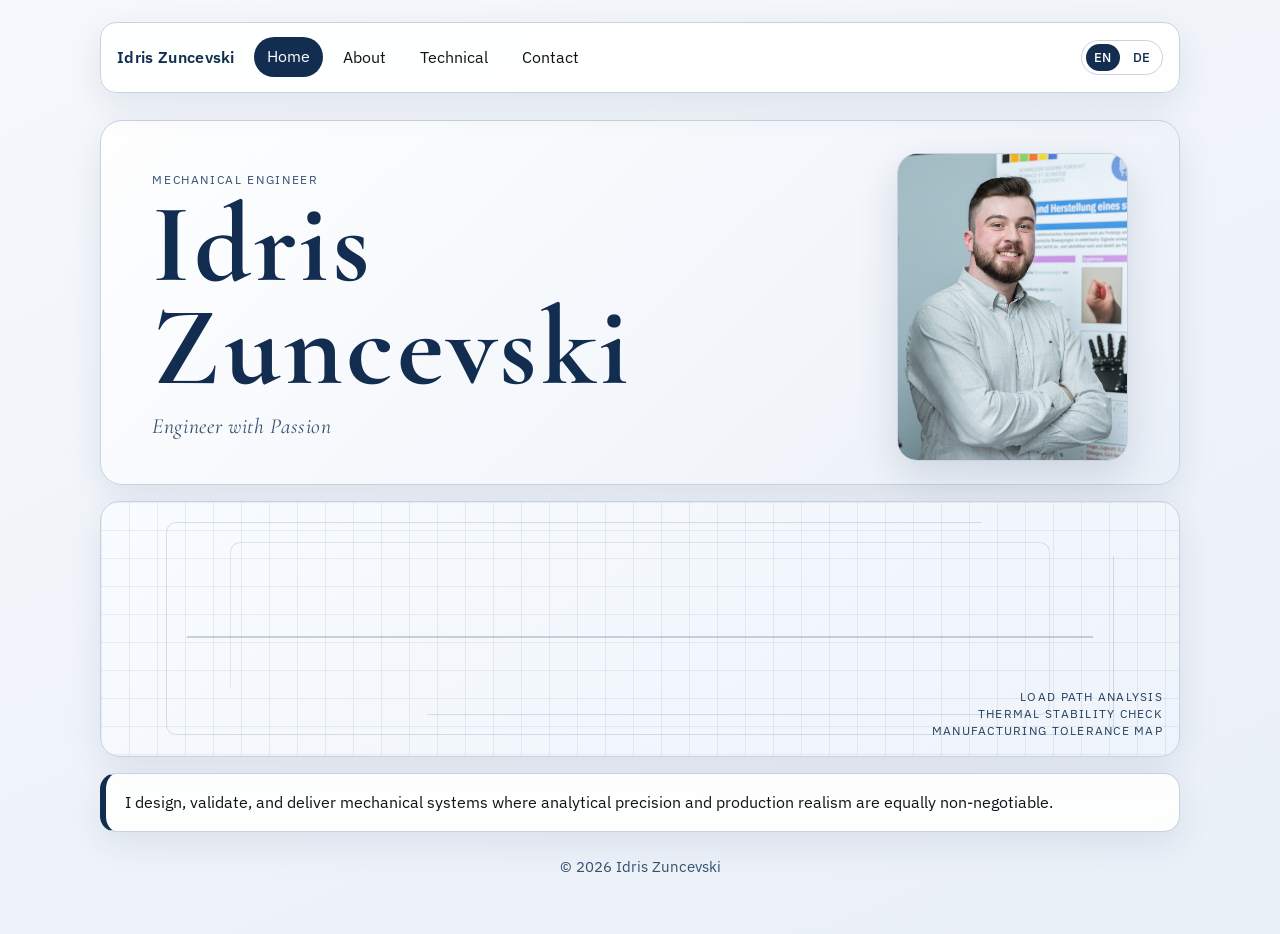
<file: index.html>
<!DOCTYPE html>
<html lang="en">
<head>
  <meta charset="UTF-8" />
  <meta name="viewport" content="width=device-width, initial-scale=1.0" />
  <title>Idris Zuncevski | Mechanical Engineer</title>
  <meta
    name="description"
    content="Landing page of Idris Zuncevski, a mechanical engineer focused on precise technical systems."
  />
  <link rel="preconnect" href="https://fonts.googleapis.com" />
  <link rel="preconnect" href="https://fonts.gstatic.com" crossorigin />
  <link
    href="https://fonts.googleapis.com/css2?family=Cormorant+Garamond:wght@500;600;700&family=IBM+Plex+Sans:wght@300;400;500;600&display=swap"
    rel="stylesheet"
  />
  <link rel="stylesheet" href="styles.css" />
</head>
<body class="page-home" data-lang="en">
  <div class="page-shell">
    <header class="site-header">
      <a class="brand" href="index.html">Idris Zuncevski</a>
      <button class="menu-toggle" aria-expanded="false" aria-controls="site-nav">Menu</button>
      <nav id="site-nav" class="site-nav" aria-label="Main navigation">
        <a href="index.html" data-nav="home">Home</a>
        <a href="about.html" data-nav="about">About</a>
        <a href="technical.html" data-nav="technical">Technical</a>
        <a href="contact.html" data-nav="contact">Contact</a>
      </nav>
      <div class="lang-switch" aria-label="Language switch">
        <a href="index.html" aria-current="true">EN</a>
        <a href="de-index.html">DE</a>
      </div>
    </header>

    <main>
      <section class="hero-splash js-reveal" data-delay="0.05">
        <div class="hero-splash-inner">
          <div class="hero-splash-text">
            <p class="eyebrow">Mechanical Engineer</p>
            <h1>Idris<br>Zuncevski</h1>
            <p class="hero-subtitle">Engineer with Passion</p>
          </div>
          <div class="hero-splash-photo">
            <img
              src="assets/photo.jpg"
              alt="Idris Zuncevski"
              class="portrait-img"
            />
          </div>
        </div>
      </section>

      <section class="tech-animation js-reveal" data-delay="0.15" aria-hidden="true">
        <div class="scan-grid"></div>
        <div class="circuit-layer circuit-a"></div>
        <div class="circuit-layer circuit-b"></div>
        <div class="signal-track">
          <span class="signal-dot"></span>
          <span class="signal-dot signal-dot-alt"></span>
        </div>
        <div class="readout">
          <p>LOAD PATH ANALYSIS</p>
          <p>THERMAL STABILITY CHECK</p>
          <p>MANUFACTURING TOLERANCE MAP</p>
        </div>
      </section>

      <section class="intro-strip js-reveal" data-delay="0.22">
        <p>
          I design, validate, and deliver mechanical systems where analytical precision and production realism
          are equally non-negotiable.
        </p>
      </section>
    </main>

    <footer class="site-footer">
      <p>&copy; <span id="year"></span> Idris Zuncevski</p>
    </footer>
  </div>

  <script src="script.js"></script>
</body>
</html>
</file>
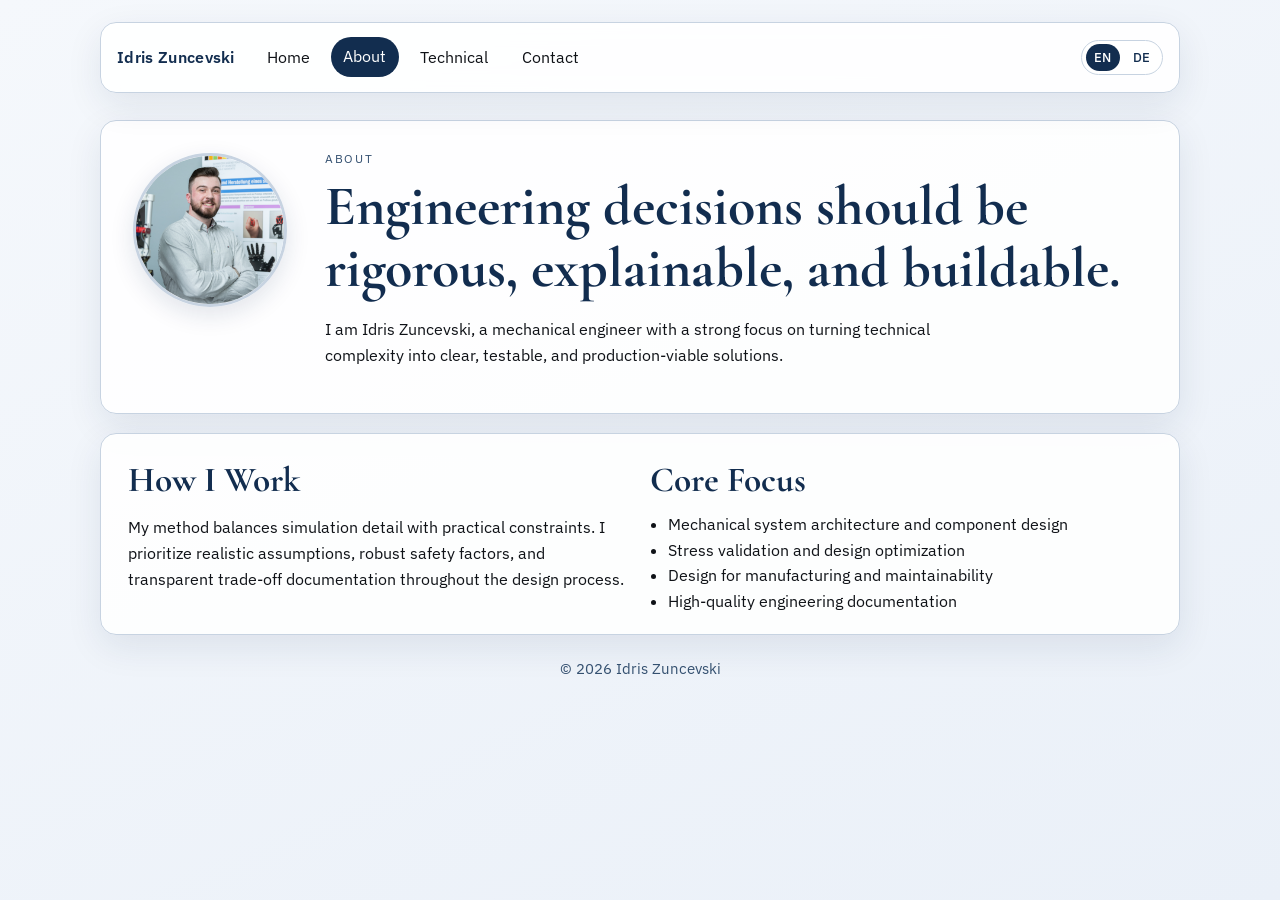
<file: about.html>
<!DOCTYPE html>
<html lang="en">
<head>
  <meta charset="UTF-8" />
  <meta name="viewport" content="width=device-width, initial-scale=1.0" />
  <title>About | Idris Zuncevski</title>
  <meta
    name="description"
    content="About Idris Zuncevski, mechanical engineer focused on CAD, analysis, and practical engineering execution."
  />
  <link rel="preconnect" href="https://fonts.googleapis.com" />
  <link rel="preconnect" href="https://fonts.gstatic.com" crossorigin />
  <link
    href="https://fonts.googleapis.com/css2?family=Cormorant+Garamond:wght@500;600;700&family=IBM+Plex+Sans:wght@300;400;500;600&display=swap"
    rel="stylesheet"
  />
  <link rel="stylesheet" href="styles.css" />
</head>
<body data-lang="en">
  <div class="page-shell">
    <header class="site-header">
      <a class="brand" href="index.html">Idris Zuncevski</a>
      <button class="menu-toggle" aria-expanded="false" aria-controls="site-nav">Menu</button>
      <nav id="site-nav" class="site-nav" aria-label="Main navigation">
        <a href="index.html" data-nav="home">Home</a>
        <a href="about.html" data-nav="about">About</a>
        <a href="technical.html" data-nav="technical">Technical</a>
        <a href="contact.html" data-nav="contact">Contact</a>
      </nav>
      <div class="lang-switch" aria-label="Language switch">
        <a href="about.html" aria-current="true">EN</a>
        <a href="de-about.html">DE</a>
      </div>
    </header>

    <main>
      <section class="about-hero js-reveal" data-delay="0.06">
        <div class="about-photo-wrap">
          <img
            src="assets/photo.jpg"
            alt="Idris Zuncevski"
            class="about-portrait"
          />
        </div>
        <div class="about-intro-text">
          <p class="eyebrow">About</p>
          <h1>Engineering decisions should be rigorous, explainable, and buildable.</h1>
          <p class="lead">
            I am Idris Zuncevski, a mechanical engineer with a strong focus on turning technical complexity
            into clear, testable, and production-viable solutions.
          </p>
        </div>
      </section>

      <section class="split-card js-reveal" data-delay="0.14">
        <div>
          <h2>How I Work</h2>
          <p>
            My method balances simulation detail with practical constraints. I prioritize realistic assumptions,
            robust safety factors, and transparent trade-off documentation throughout the design process.
          </p>
        </div>
        <div>
          <h2>Core Focus</h2>
          <ul>
            <li>Mechanical system architecture and component design</li>
            <li>Stress validation and design optimization</li>
            <li>Design for manufacturing and maintainability</li>
            <li>High-quality engineering documentation</li>
          </ul>
        </div>
      </section>
    </main>

    <footer class="site-footer">
      <p>&copy; <span id="year"></span> Idris Zuncevski</p>
    </footer>
  </div>

  <script src="script.js"></script>
</body>
</html>
</file>
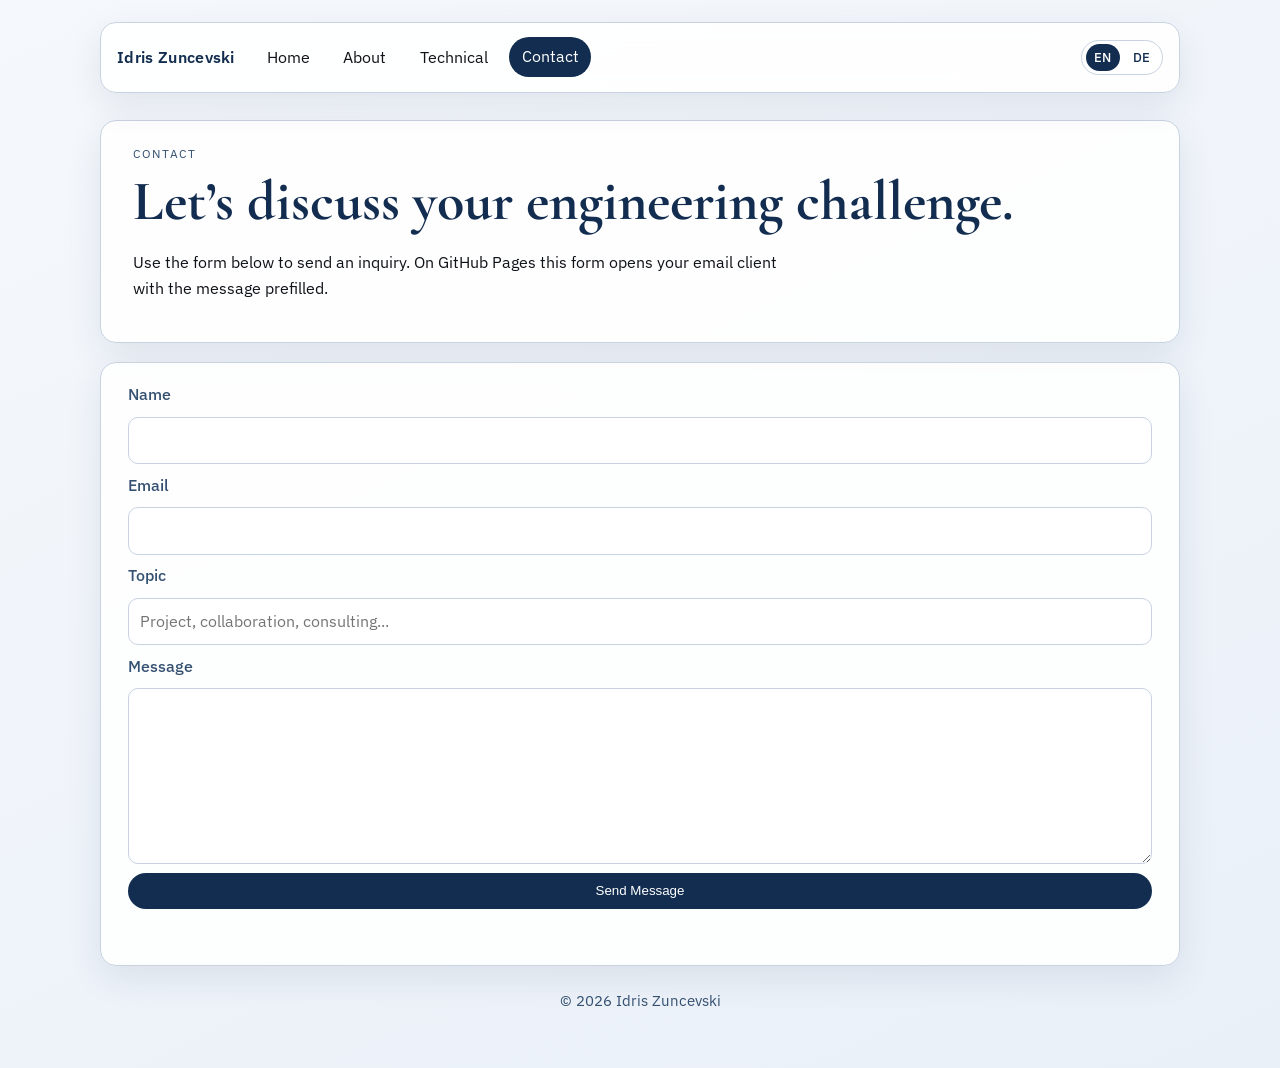
<file: contact.html>
<!DOCTYPE html>
<html lang="en">
<head>
  <meta charset="UTF-8" />
  <meta name="viewport" content="width=device-width, initial-scale=1.0" />
  <title>Contact | Idris Zuncevski</title>
  <meta
    name="description"
    content="Contact Idris Zuncevski for engineering collaboration, technical consulting, or project inquiries."
  />
  <link rel="preconnect" href="https://fonts.googleapis.com" />
  <link rel="preconnect" href="https://fonts.gstatic.com" crossorigin />
  <link
    href="https://fonts.googleapis.com/css2?family=Cormorant+Garamond:wght@500;600;700&family=IBM+Plex+Sans:wght@300;400;500;600&display=swap"
    rel="stylesheet"
  />
  <link rel="stylesheet" href="styles.css" />
</head>
<body data-lang="en">
  <div class="page-shell">
    <header class="site-header">
      <a class="brand" href="index.html">Idris Zuncevski</a>
      <button class="menu-toggle" aria-expanded="false" aria-controls="site-nav">Menu</button>
      <nav id="site-nav" class="site-nav" aria-label="Main navigation">
        <a href="index.html" data-nav="home">Home</a>
        <a href="about.html" data-nav="about">About</a>
        <a href="technical.html" data-nav="technical">Technical</a>
        <a href="contact.html" data-nav="contact">Contact</a>
      </nav>
      <div class="lang-switch" aria-label="Language switch">
        <a href="contact.html" aria-current="true">EN</a>
        <a href="de-contact.html">DE</a>
      </div>
    </header>

    <main>
      <section class="hero hero-compact js-reveal" data-delay="0.06">
        <p class="eyebrow">Contact</p>
        <h1>Let’s discuss your engineering challenge.</h1>
        <p class="lead">
          Use the form below to send an inquiry. On GitHub Pages this form opens your email client with
          the message prefilled.
        </p>
      </section>

      <section class="form-section js-reveal" data-delay="0.14">
        <form id="contact-form" class="contact-form" novalidate data-invalid-msg="Please complete all required fields." data-sent-msg="Opening your email app with the prepared message.">
          <label for="name">Name</label>
          <input id="name" name="name" type="text" required />

          <label for="email">Email</label>
          <input id="email" name="email" type="email" required />

          <label for="topic">Topic</label>
          <input id="topic" name="topic" type="text" placeholder="Project, collaboration, consulting..." required />

          <label for="message">Message</label>
          <textarea id="message" name="message" rows="6" required></textarea>

          <button class="button button-primary" type="submit">Send Message</button>
          <p id="form-status" class="form-status" aria-live="polite"></p>
        </form>
      </section>
    </main>

    <footer class="site-footer">
      <p>&copy; <span id="year"></span> Idris Zuncevski</p>
    </footer>
  </div>

  <script src="script.js"></script>
</body>
</html>
</file>
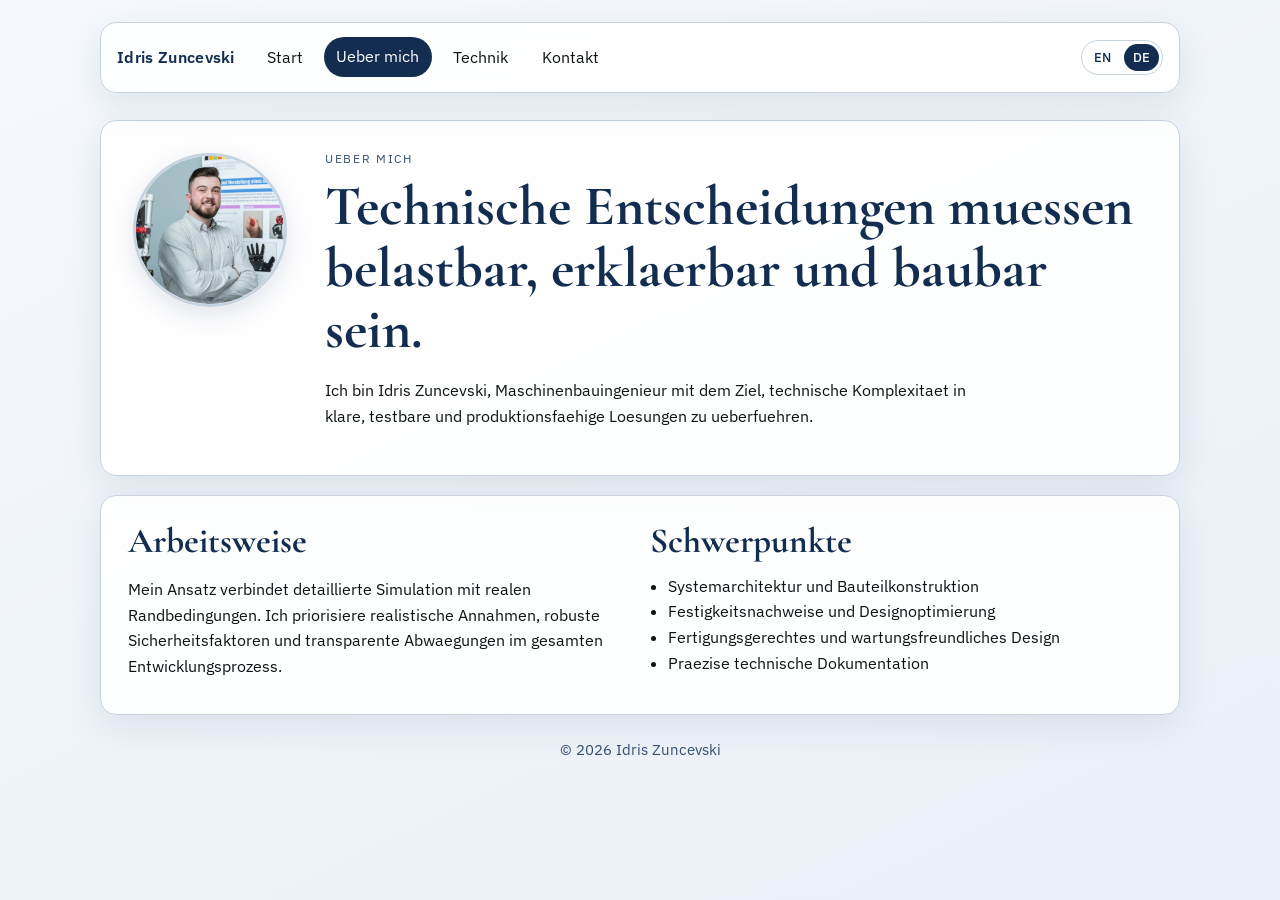
<file: de-about.html>
<!DOCTYPE html>
<html lang="de">
<head>
  <meta charset="UTF-8" />
  <meta name="viewport" content="width=device-width, initial-scale=1.0" />
  <title>Ueber mich | Idris Zuncevski</title>
  <meta
    name="description"
    content="Ueber Idris Zuncevski, Maschinenbauingenieur mit Fokus auf CAD, Analyse und praxisnahe technische Umsetzung."
  />
  <link rel="preconnect" href="https://fonts.googleapis.com" />
  <link rel="preconnect" href="https://fonts.gstatic.com" crossorigin />
  <link
    href="https://fonts.googleapis.com/css2?family=Cormorant+Garamond:wght@500;600;700&family=IBM+Plex+Sans:wght@300;400;500;600&display=swap"
    rel="stylesheet"
  />
  <link rel="stylesheet" href="styles.css" />
</head>
<body data-lang="de">
  <div class="page-shell">
    <header class="site-header">
      <a class="brand" href="de-index.html">Idris Zuncevski</a>
      <button class="menu-toggle" aria-expanded="false" aria-controls="site-nav">Menue</button>
      <nav id="site-nav" class="site-nav" aria-label="Hauptnavigation">
        <a href="de-index.html" data-nav="home">Start</a>
        <a href="de-about.html" data-nav="about">Ueber mich</a>
        <a href="de-technical.html" data-nav="technical">Technik</a>
        <a href="de-contact.html" data-nav="contact">Kontakt</a>
      </nav>
      <div class="lang-switch" aria-label="Sprachwechsel">
        <a href="about.html">EN</a>
        <a href="de-about.html" aria-current="true">DE</a>
      </div>
    </header>

    <main>
      <section class="about-hero js-reveal" data-delay="0.06">
        <div class="about-photo-wrap">
          <img
            src="assets/photo.jpg"
            alt="Idris Zuncevski"
            class="about-portrait"
          />
        </div>
        <div class="about-intro-text">
          <p class="eyebrow">Ueber mich</p>
          <h1>Technische Entscheidungen muessen belastbar, erklaerbar und baubar sein.</h1>
          <p class="lead">
            Ich bin Idris Zuncevski, Maschinenbauingenieur mit dem Ziel, technische Komplexitaet in klare,
            testbare und produktionsfaehige Loesungen zu ueberfuehren.
          </p>
        </div>
      </section>

      <section class="split-card js-reveal" data-delay="0.14">
        <div>
          <h2>Arbeitsweise</h2>
          <p>
            Mein Ansatz verbindet detaillierte Simulation mit realen Randbedingungen. Ich priorisiere
            realistische Annahmen, robuste Sicherheitsfaktoren und transparente Abwaegungen im gesamten
            Entwicklungsprozess.
          </p>
        </div>
        <div>
          <h2>Schwerpunkte</h2>
          <ul>
            <li>Systemarchitektur und Bauteilkonstruktion</li>
            <li>Festigkeitsnachweise und Designoptimierung</li>
            <li>Fertigungsgerechtes und wartungsfreundliches Design</li>
            <li>Praezise technische Dokumentation</li>
          </ul>
        </div>
      </section>
    </main>

    <footer class="site-footer">
      <p>&copy; <span id="year"></span> Idris Zuncevski</p>
    </footer>
  </div>

  <script src="script.js"></script>
</body>
</html>
</file>
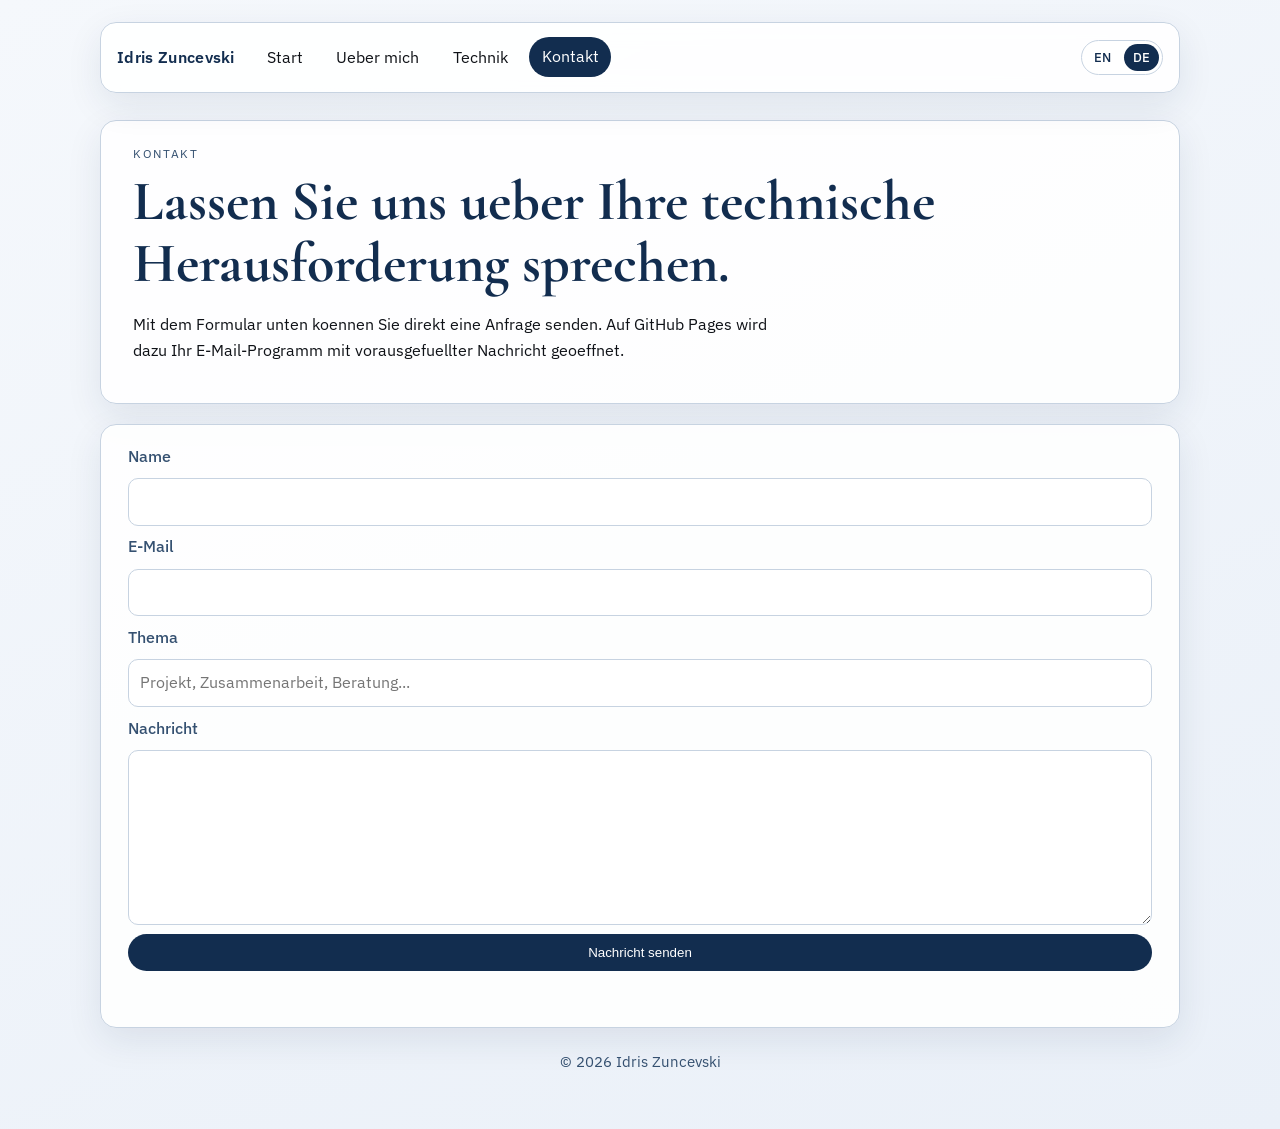
<file: de-contact.html>
<!DOCTYPE html>
<html lang="de">
<head>
  <meta charset="UTF-8" />
  <meta name="viewport" content="width=device-width, initial-scale=1.0" />
  <title>Kontakt | Idris Zuncevski</title>
  <meta
    name="description"
    content="Kontaktseite von Idris Zuncevski fuer technische Zusammenarbeit und Projektanfragen."
  />
  <link rel="preconnect" href="https://fonts.googleapis.com" />
  <link rel="preconnect" href="https://fonts.gstatic.com" crossorigin />
  <link
    href="https://fonts.googleapis.com/css2?family=Cormorant+Garamond:wght@500;600;700&family=IBM+Plex+Sans:wght@300;400;500;600&display=swap"
    rel="stylesheet"
  />
  <link rel="stylesheet" href="styles.css" />
</head>
<body data-lang="de">
  <div class="page-shell">
    <header class="site-header">
      <a class="brand" href="de-index.html">Idris Zuncevski</a>
      <button class="menu-toggle" aria-expanded="false" aria-controls="site-nav">Menue</button>
      <nav id="site-nav" class="site-nav" aria-label="Hauptnavigation">
        <a href="de-index.html" data-nav="home">Start</a>
        <a href="de-about.html" data-nav="about">Ueber mich</a>
        <a href="de-technical.html" data-nav="technical">Technik</a>
        <a href="de-contact.html" data-nav="contact">Kontakt</a>
      </nav>
      <div class="lang-switch" aria-label="Sprachwechsel">
        <a href="contact.html">EN</a>
        <a href="de-contact.html" aria-current="true">DE</a>
      </div>
    </header>

    <main>
      <section class="hero hero-compact js-reveal" data-delay="0.06">
        <p class="eyebrow">Kontakt</p>
        <h1>Lassen Sie uns ueber Ihre technische Herausforderung sprechen.</h1>
        <p class="lead">
          Mit dem Formular unten koennen Sie direkt eine Anfrage senden. Auf GitHub Pages wird dazu Ihr
          E-Mail-Programm mit vorausgefuellter Nachricht geoeffnet.
        </p>
      </section>

      <section class="form-section js-reveal" data-delay="0.14">
        <form id="contact-form" class="contact-form" novalidate data-invalid-msg="Bitte alle Pflichtfelder ausfuellen." data-sent-msg="Ihr E-Mail-Programm wird mit vorbereiteter Nachricht geoeffnet.">
          <label for="name">Name</label>
          <input id="name" name="name" type="text" required />

          <label for="email">E-Mail</label>
          <input id="email" name="email" type="email" required />

          <label for="topic">Thema</label>
          <input id="topic" name="topic" type="text" placeholder="Projekt, Zusammenarbeit, Beratung..." required />

          <label for="message">Nachricht</label>
          <textarea id="message" name="message" rows="6" required></textarea>

          <button class="button button-primary" type="submit">Nachricht senden</button>
          <p id="form-status" class="form-status" aria-live="polite"></p>
        </form>
      </section>
    </main>

    <footer class="site-footer">
      <p>&copy; <span id="year"></span> Idris Zuncevski</p>
    </footer>
  </div>

  <script src="script.js"></script>
</body>
</html>
</file>
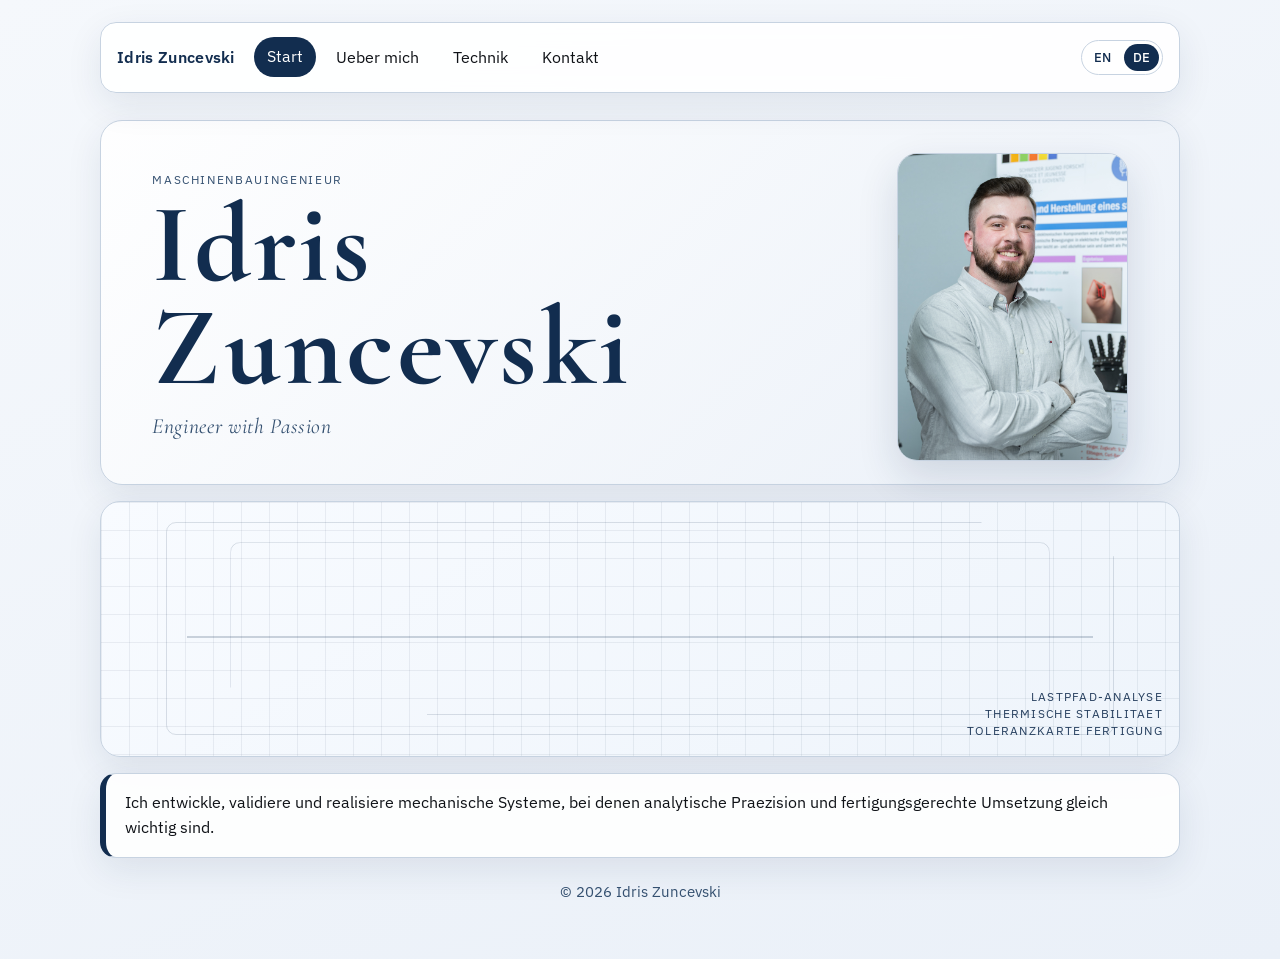
<file: de-index.html>
<!DOCTYPE html>
<html lang="de">
<head>
  <meta charset="UTF-8" />
  <meta name="viewport" content="width=device-width, initial-scale=1.0" />
  <title>Idris Zuncevski | Maschinenbauingenieur</title>
  <meta
    name="description"
    content="Startseite von Idris Zuncevski, Maschinenbauingenieur mit Fokus auf praezise technische Systeme."
  />
  <link rel="preconnect" href="https://fonts.googleapis.com" />
  <link rel="preconnect" href="https://fonts.gstatic.com" crossorigin />
  <link
    href="https://fonts.googleapis.com/css2?family=Cormorant+Garamond:wght@500;600;700&family=IBM+Plex+Sans:wght@300;400;500;600&display=swap"
    rel="stylesheet"
  />
  <link rel="stylesheet" href="styles.css" />
</head>
<body class="page-home" data-lang="de">
  <div class="page-shell">
    <header class="site-header">
      <a class="brand" href="de-index.html">Idris Zuncevski</a>
      <button class="menu-toggle" aria-expanded="false" aria-controls="site-nav">Menue</button>
      <nav id="site-nav" class="site-nav" aria-label="Hauptnavigation">
        <a href="de-index.html" data-nav="home">Start</a>
        <a href="de-about.html" data-nav="about">Ueber mich</a>
        <a href="de-technical.html" data-nav="technical">Technik</a>
        <a href="de-contact.html" data-nav="contact">Kontakt</a>
      </nav>
      <div class="lang-switch" aria-label="Sprachwechsel">
        <a href="index.html">EN</a>
        <a href="de-index.html" aria-current="true">DE</a>
      </div>
    </header>

    <main>
      <section class="hero-splash js-reveal" data-delay="0.05">
        <div class="hero-splash-inner">
          <div class="hero-splash-text">
            <p class="eyebrow">Maschinenbauingenieur</p>
            <h1>Idris<br>Zuncevski</h1>
            <p class="hero-subtitle">Engineer with Passion</p>
          </div>
          <div class="hero-splash-photo">
            <img
              src="assets/photo.jpg"
              alt="Idris Zuncevski"
              class="portrait-img"
            />
          </div>
        </div>
      </section>

      <section class="tech-animation js-reveal" data-delay="0.15" aria-hidden="true">
        <div class="scan-grid"></div>
        <div class="circuit-layer circuit-a"></div>
        <div class="circuit-layer circuit-b"></div>
        <div class="signal-track">
          <span class="signal-dot"></span>
          <span class="signal-dot signal-dot-alt"></span>
        </div>
        <div class="readout">
          <p>LASTPFAD-ANALYSE</p>
          <p>THERMISCHE STABILITAET</p>
          <p>TOLERANZKARTE FERTIGUNG</p>
        </div>
      </section>

      <section class="intro-strip js-reveal" data-delay="0.22">
        <p>
          Ich entwickle, validiere und realisiere mechanische Systeme, bei denen analytische Praezision und
          fertigungsgerechte Umsetzung gleich wichtig sind.
        </p>
      </section>
    </main>

    <footer class="site-footer">
      <p>&copy; <span id="year"></span> Idris Zuncevski</p>
    </footer>
  </div>

  <script src="script.js"></script>
</body>
</html>
</file>
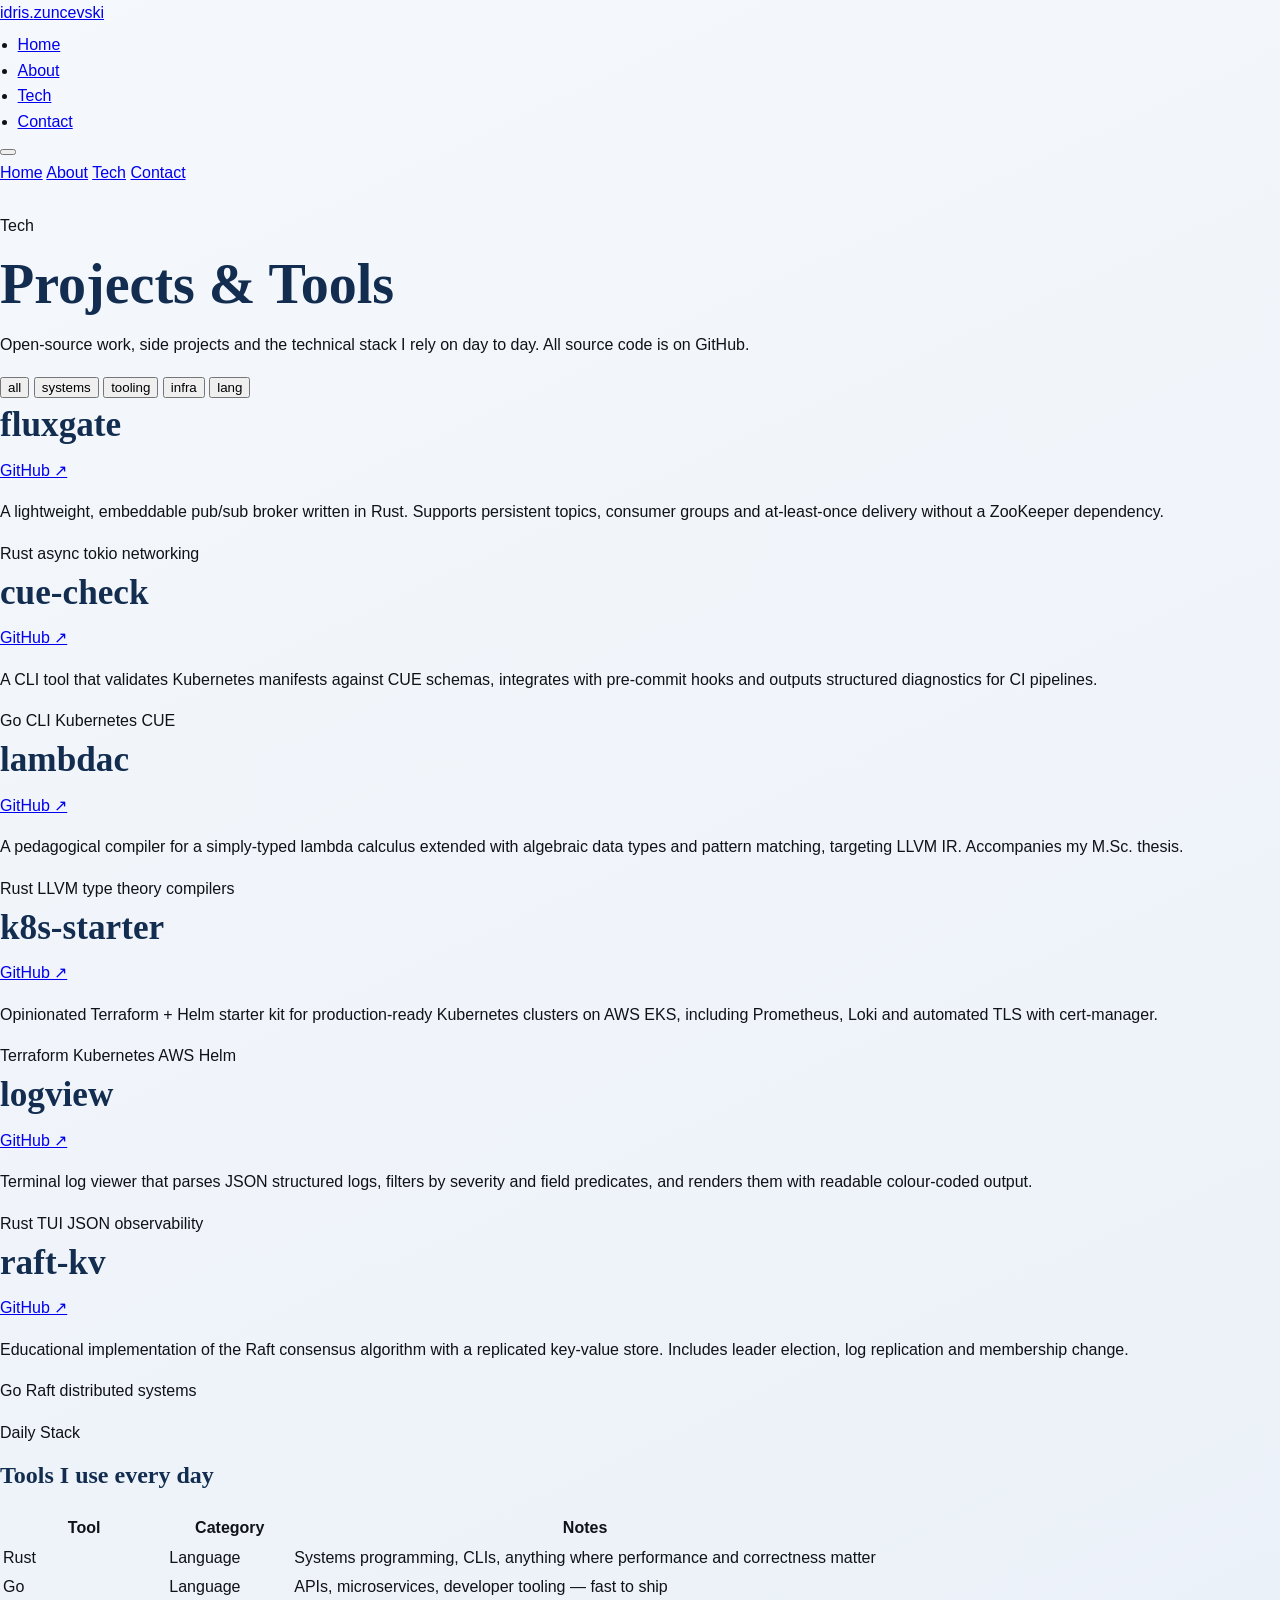
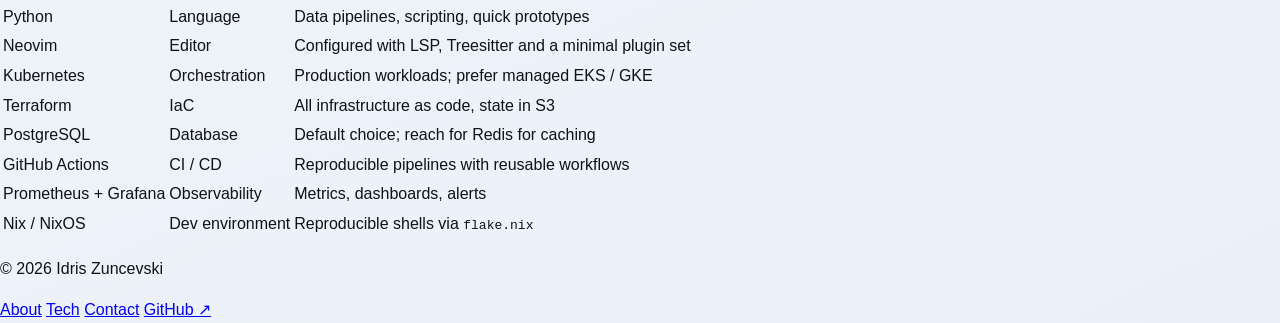
<file: tech.html>
<!DOCTYPE html>
<html lang="en">
<head>
  <meta charset="UTF-8" />
  <meta name="viewport" content="width=device-width, initial-scale=1.0" />
  <title>Tech — Idris Zuncevski</title>
  <meta name="description" content="Open-source projects, technical writing and the tools I use — Idris Zuncevski." />
  <link rel="stylesheet" href="styles.css" />
</head>
<body>

  <!-- ── Navigation ────────────────────────────────────────── -->
  <nav class="nav">
    <div class="container nav__inner">
      <a class="nav__logo" href="index.html">idris<span>.</span>zuncevski</a>
      <ul class="nav__links" role="list">
        <li><a href="index.html">Home</a></li>
        <li><a href="about.html">About</a></li>
        <li><a href="tech.html">Tech</a></li>
        <li><a href="contact.html">Contact</a></li>
      </ul>
      <button class="nav__toggle" id="navToggle" aria-label="Toggle navigation" aria-expanded="false">
        <span></span><span></span><span></span>
      </button>
    </div>
    <div class="nav__mobile" id="mobileNav">
      <a href="index.html">Home</a>
      <a href="about.html">About</a>
      <a href="tech.html">Tech</a>
      <a href="contact.html">Contact</a>
    </div>
  </nav>

  <main>
    <div class="container">

      <!-- ── Heading ───────────────────────────────────────── -->
      <p class="section-label">Tech</p>
      <h1 class="section-title">Projects &amp; Tools</h1>
      <p class="section-intro">
        Open-source work, side projects and the technical stack I rely on day to day.
        All source code is on GitHub.
      </p>

      <!-- ── Filters ───────────────────────────────────────── -->
      <div class="tech-filters">
        <button class="filter-btn active" data-filter="all">all</button>
        <button class="filter-btn" data-filter="systems">systems</button>
        <button class="filter-btn" data-filter="tooling">tooling</button>
        <button class="filter-btn" data-filter="infra">infra</button>
        <button class="filter-btn" data-filter="pl">lang</button>
      </div>

      <!-- ── Projects ──────────────────────────────────────── -->
      <div class="projects-grid">

        <article class="project-card" data-category="systems">
          <div class="project-card__header">
            <h2 class="project-card__title">fluxgate</h2>
            <div class="project-card__links">
              <a href="https://github.com/idris-zuncevski/fluxgate" target="_blank" rel="noopener">GitHub ↗</a>
            </div>
          </div>
          <p class="project-card__desc">
            A lightweight, embeddable pub/sub broker written in Rust. Supports
            persistent topics, consumer groups and at-least-once delivery without
            a ZooKeeper dependency.
          </p>
          <div class="project-card__tags">
            <span class="tag">Rust</span>
            <span class="tag">async</span>
            <span class="tag">tokio</span>
            <span class="tag">networking</span>
          </div>
        </article>

        <article class="project-card" data-category="tooling">
          <div class="project-card__header">
            <h2 class="project-card__title">cue-check</h2>
            <div class="project-card__links">
              <a href="https://github.com/idris-zuncevski/cue-check" target="_blank" rel="noopener">GitHub ↗</a>
            </div>
          </div>
          <p class="project-card__desc">
            A CLI tool that validates Kubernetes manifests against CUE schemas,
            integrates with pre-commit hooks and outputs structured diagnostics
            for CI pipelines.
          </p>
          <div class="project-card__tags">
            <span class="tag">Go</span>
            <span class="tag">CLI</span>
            <span class="tag">Kubernetes</span>
            <span class="tag">CUE</span>
          </div>
        </article>

        <article class="project-card" data-category="pl">
          <div class="project-card__header">
            <h2 class="project-card__title">lambdac</h2>
            <div class="project-card__links">
              <a href="https://github.com/idris-zuncevski/lambdac" target="_blank" rel="noopener">GitHub ↗</a>
            </div>
          </div>
          <p class="project-card__desc">
            A pedagogical compiler for a simply-typed lambda calculus extended
            with algebraic data types and pattern matching, targeting LLVM IR.
            Accompanies my M.Sc. thesis.
          </p>
          <div class="project-card__tags">
            <span class="tag">Rust</span>
            <span class="tag">LLVM</span>
            <span class="tag">type theory</span>
            <span class="tag">compilers</span>
          </div>
        </article>

        <article class="project-card" data-category="infra">
          <div class="project-card__header">
            <h2 class="project-card__title">k8s-starter</h2>
            <div class="project-card__links">
              <a href="https://github.com/idris-zuncevski/k8s-starter" target="_blank" rel="noopener">GitHub ↗</a>
            </div>
          </div>
          <p class="project-card__desc">
            Opinionated Terraform + Helm starter kit for production-ready
            Kubernetes clusters on AWS EKS, including Prometheus, Loki and
            automated TLS with cert-manager.
          </p>
          <div class="project-card__tags">
            <span class="tag">Terraform</span>
            <span class="tag">Kubernetes</span>
            <span class="tag">AWS</span>
            <span class="tag">Helm</span>
          </div>
        </article>

        <article class="project-card" data-category="tooling">
          <div class="project-card__header">
            <h2 class="project-card__title">logview</h2>
            <div class="project-card__links">
              <a href="https://github.com/idris-zuncevski/logview" target="_blank" rel="noopener">GitHub ↗</a>
            </div>
          </div>
          <p class="project-card__desc">
            Terminal log viewer that parses JSON structured logs, filters by
            severity and field predicates, and renders them with readable
            colour-coded output.
          </p>
          <div class="project-card__tags">
            <span class="tag">Rust</span>
            <span class="tag">TUI</span>
            <span class="tag">JSON</span>
            <span class="tag">observability</span>
          </div>
        </article>

        <article class="project-card" data-category="systems">
          <div class="project-card__header">
            <h2 class="project-card__title">raft-kv</h2>
            <div class="project-card__links">
              <a href="https://github.com/idris-zuncevski/raft-kv" target="_blank" rel="noopener">GitHub ↗</a>
            </div>
          </div>
          <p class="project-card__desc">
            Educational implementation of the Raft consensus algorithm with a
            replicated key-value store. Includes leader election, log replication
            and membership change.
          </p>
          <div class="project-card__tags">
            <span class="tag">Go</span>
            <span class="tag">Raft</span>
            <span class="tag">distributed systems</span>
          </div>
        </article>

      </div>

      <!-- ── Divider ────────────────────────────────────────── -->
      <div class="divider"></div>

      <!-- ── Stack table ───────────────────────────────────── -->
      <p class="section-label">Daily Stack</p>
      <h2 class="section-title" style="font-size:1.5rem;margin-bottom:24px;">Tools I use every day</h2>

      <table class="stack-table">
        <thead>
          <tr>
            <th>Tool</th>
            <th>Category</th>
            <th>Notes</th>
          </tr>
        </thead>
        <tbody>
          <tr>
            <td>Rust</td>
            <td>Language</td>
            <td class="muted">Systems programming, CLIs, anything where performance and correctness matter</td>
          </tr>
          <tr>
            <td>Go</td>
            <td>Language</td>
            <td class="muted">APIs, microservices, developer tooling — fast to ship</td>
          </tr>
          <tr>
            <td>Python</td>
            <td>Language</td>
            <td class="muted">Data pipelines, scripting, quick prototypes</td>
          </tr>
          <tr>
            <td>Neovim</td>
            <td>Editor</td>
            <td class="muted">Configured with LSP, Treesitter and a minimal plugin set</td>
          </tr>
          <tr>
            <td>Kubernetes</td>
            <td>Orchestration</td>
            <td class="muted">Production workloads; prefer managed EKS / GKE</td>
          </tr>
          <tr>
            <td>Terraform</td>
            <td>IaC</td>
            <td class="muted">All infrastructure as code, state in S3</td>
          </tr>
          <tr>
            <td>PostgreSQL</td>
            <td>Database</td>
            <td class="muted">Default choice; reach for Redis for caching</td>
          </tr>
          <tr>
            <td>GitHub Actions</td>
            <td>CI / CD</td>
            <td class="muted">Reproducible pipelines with reusable workflows</td>
          </tr>
          <tr>
            <td>Prometheus + Grafana</td>
            <td>Observability</td>
            <td class="muted">Metrics, dashboards, alerts</td>
          </tr>
          <tr>
            <td>Nix / NixOS</td>
            <td>Dev environment</td>
            <td class="muted">Reproducible shells via <code>flake.nix</code></td>
          </tr>
        </tbody>
      </table>

    </div>
  </main>

  <!-- ── Footer ─────────────────────────────────────────────── -->
  <footer class="footer">
    <div class="container footer__inner">
      <p class="footer__copy">© 2026 <span>Idris Zuncevski</span></p>
      <nav class="footer__links" aria-label="Footer navigation">
        <a href="about.html">About</a>
        <a href="tech.html">Tech</a>
        <a href="contact.html">Contact</a>
        <a href="https://github.com/idris-zuncevski" target="_blank" rel="noopener">GitHub ↗</a>
      </nav>
    </div>
  </footer>

  <script src="script.js"></script>
</body>
</html>
</file>
<file: styles.css>
:root {
  --paper: #f5f8fc;
  --paper-2: #eaf0f8;
  --ink: #0f1217;
  --blue-ink: #122d4f;
  --blue-soft: #355171;
  --line: #c7d3e1;
  --surface: rgba(255, 255, 255, 0.9);
  --shadow: 0 12px 36px rgba(18, 45, 79, 0.09);
  --radius: 16px;
}

* {
  box-sizing: border-box;
}

html,
body {
  margin: 0;
  padding: 0;
}

body {
  min-height: 100vh;
  font-family: "IBM Plex Sans", "Segoe UI", sans-serif;
  color: var(--ink);
  background:
    linear-gradient(155deg, var(--paper), var(--paper-2)),
    repeating-linear-gradient(
      0deg,
      rgba(18, 45, 79, 0.02) 0,
      rgba(18, 45, 79, 0.02) 1px,
      transparent 1px,
      transparent 14px
    );
  line-height: 1.6;
}

.page-shell {
  width: min(1080px, 92vw);
  margin: 0 auto;
  padding: 1.4rem 0 2.5rem;
}

.site-header {
  display: flex;
  align-items: center;
  gap: 0.9rem;
  padding: 0.9rem 1rem;
  border: 1px solid var(--line);
  border-radius: var(--radius);
  background: var(--surface);
  backdrop-filter: blur(10px);
  box-shadow: var(--shadow);
  position: sticky;
  top: 1rem;
  z-index: 20;
}

.brand {
  color: var(--blue-ink);
  text-decoration: none;
  font-weight: 600;
  letter-spacing: 0.02em;
  margin-right: 0.3rem;
}

.menu-toggle {
  display: none;
  border: 1px solid var(--line);
  border-radius: 8px;
  background: #ffffff;
  padding: 0.35rem 0.65rem;
  color: var(--blue-ink);
}

.site-nav {
  display: flex;
  gap: 0.5rem;
}

.site-nav a {
  text-decoration: none;
  color: var(--ink);
  padding: 0.45rem 0.8rem;
  border-radius: 999px;
  transition: background-color 0.25s ease, color 0.25s ease, transform 0.25s ease;
}

.site-nav a:hover,
.site-nav a:focus-visible,
.site-nav a[aria-current="page"] {
  color: #ffffff;
  background: var(--blue-ink);
  transform: translateY(-1px);
}

.lang-switch {
  margin-left: auto;
  display: inline-flex;
  align-items: center;
  gap: 0.25rem;
  border: 1px solid var(--line);
  border-radius: 999px;
  background: #ffffff;
  padding: 0.2rem;
}

.lang-switch a {
  text-decoration: none;
  color: var(--blue-ink);
  border-radius: 999px;
  padding: 0.2rem 0.55rem;
  font-size: 0.8rem;
  font-weight: 500;
}

.lang-switch a[aria-current="true"] {
  background: var(--blue-ink);
  color: #ffffff;
}

main {
  margin-top: 1.7rem;
}

h1,
h2 {
  font-family: "Cormorant Garamond", "Times New Roman", serif;
  color: var(--blue-ink);
  line-height: 1.1;
  margin: 0.45rem 0 0.8rem;
}

h1 {
  font-size: clamp(2rem, 5vw, 3.5rem);
}

h2 {
  font-size: clamp(1.5rem, 2.8vw, 2.2rem);
}

.eyebrow {
  text-transform: uppercase;
  letter-spacing: 0.14em;
  color: var(--blue-soft);
  font-size: 0.74rem;
  margin: 0;
}

.hero,
.intro-strip,
.form-section,
.split-card,
.card {
  border: 1px solid var(--line);
  border-radius: var(--radius);
  background: var(--surface);
  box-shadow: var(--shadow);
}

.hero {
  padding: 1.8rem clamp(1.05rem, 2.5vw, 2.6rem);
}

.hero-compact {
  padding-top: 1.5rem;
  padding-bottom: 1.5rem;
}

.lead {
  font-size: 1.02rem;
  max-width: 65ch;
}

.hero-splash {
  border: 1px solid var(--line);
  border-radius: calc(var(--radius) + 6px);
  background: linear-gradient(135deg, rgba(255, 255, 255, 0.92), rgba(234, 240, 248, 0.88));
  box-shadow: var(--shadow);
  padding: 2rem clamp(1rem, 4vw, 3.2rem) 1.45rem;
}

.hero-splash-inner {
  display: flex;
  align-items: center;
  gap: clamp(1rem, 3vw, 2.5rem);
}

.hero-splash-text {
  flex: 1;
  min-width: 0;
}

.hero-splash-photo {
  flex-shrink: 0;
}

.portrait-img {
  display: block;
  width: clamp(140px, 18vw, 260px);
  aspect-ratio: 3 / 4;
  object-fit: cover;
  object-position: center top;
  border-radius: 20px;
  border: 1px solid var(--line);
  box-shadow: 0 16px 40px rgba(18, 45, 79, 0.14);
}

.hero-splash h1 {
  margin: 0.2rem 0 0;
  font-size: clamp(2.4rem, 9vw, 7rem);
  letter-spacing: 0.03em;
  line-height: 0.92;
}

.hero-subtitle {
  margin: 0.6rem 0 0;
  font-family: "Cormorant Garamond", serif;
  font-style: italic;
  color: var(--blue-soft);
  font-size: clamp(1rem, 2vw, 1.35rem);
  letter-spacing: 0.03em;
}

/* About page portrait */
.about-hero {
  display: flex;
  align-items: flex-start;
  gap: clamp(1rem, 3vw, 2.5rem);
  border: 1px solid var(--line);
  border-radius: var(--radius);
  background: var(--surface);
  box-shadow: var(--shadow);
  padding: 1.8rem clamp(1rem, 2.5vw, 2.6rem);
}

.about-photo-wrap {
  flex-shrink: 0;
  padding-top: 0.2rem;
}

.about-portrait {
  display: block;
  width: clamp(90px, 12vw, 160px);
  height: clamp(90px, 12vw, 160px);
  border-radius: 50%;
  object-fit: cover;
  object-position: center top;
  border: 3px solid var(--line);
  box-shadow: 0 8px 24px rgba(18, 45, 79, 0.12);
}

.about-intro-text {
  flex: 1;
  min-width: 0;
}

.tech-animation {
  margin-top: 1rem;
  position: relative;
  min-height: 16rem;
  border: 1px solid var(--line);
  border-radius: calc(var(--radius) + 4px);
  overflow: hidden;
  background:
    linear-gradient(145deg, #f8fbff 0%, #eef4fb 100%),
    linear-gradient(0deg, rgba(18, 45, 79, 0.02), rgba(18, 45, 79, 0.02));
  box-shadow: var(--shadow);
}

.scan-grid {
  position: absolute;
  inset: 0;
  background-image:
    linear-gradient(rgba(18, 45, 79, 0.07) 1px, transparent 1px),
    linear-gradient(90deg, rgba(18, 45, 79, 0.07) 1px, transparent 1px);
  background-size: 28px 28px;
  animation: gridShift 8s linear infinite;
}

.circuit-layer {
  position: absolute;
  inset: 8% 6%;
  border: 1px solid rgba(18, 45, 79, 0.14);
  border-radius: 10px;
}

.circuit-a {
  clip-path: polygon(0 0, 86% 0, 86% 16%, 100% 16%, 100% 100%, 0 100%);
  animation: drawIn 2.2s ease-in-out infinite alternate;
}

.circuit-b {
  inset: 16% 12%;
  clip-path: polygon(0 84%, 24% 84%, 24% 100%, 100% 100%, 100% 0, 0 0);
  animation: drawIn 2.8s ease-in-out infinite alternate-reverse;
}

.signal-track {
  position: absolute;
  left: 8%;
  right: 8%;
  top: 53%;
  height: 2px;
  background: rgba(18, 45, 79, 0.2);
  overflow: hidden;
}

.signal-dot {
  position: absolute;
  top: -4px;
  left: -2%;
  width: 10px;
  height: 10px;
  background: var(--blue-ink);
  border-radius: 2px;
  box-shadow: 0 0 10px rgba(18, 45, 79, 0.4);
  animation: runSignal 2.4s linear infinite;
}

.signal-dot-alt {
  width: 8px;
  height: 8px;
  top: -3px;
  background: var(--blue-soft);
  animation-delay: 1.1s;
}

.readout {
  position: absolute;
  right: 1rem;
  bottom: 1rem;
  font-size: 0.72rem;
  letter-spacing: 0.11em;
  color: var(--blue-ink);
  text-align: right;
  line-height: 1.5;
}

.readout p {
  margin: 0;
  opacity: 0.9;
  animation: blinkReadout 2.1s steps(2, start) infinite;
}

.readout p:nth-child(2) {
  animation-delay: 0.3s;
}

.readout p:nth-child(3) {
  animation-delay: 0.6s;
}

.intro-strip {
  margin-top: 1rem;
  padding: 1rem 1.2rem;
  border-left: 6px solid var(--blue-ink);
}

.intro-strip p {
  margin: 0;
  font-size: 1rem;
}

.split-card,
.form-section {
  margin-top: 1.2rem;
  padding: 1.2rem clamp(1rem, 2.1vw, 2rem);
}

.split-card {
  display: grid;
  grid-template-columns: repeat(2, minmax(0, 1fr));
  gap: 1rem 1.3rem;
}

.grid-cards {
  margin-top: 1.2rem;
  display: grid;
  grid-template-columns: repeat(3, minmax(0, 1fr));
  gap: 0.95rem;
}

.card {
  padding: 1rem;
}

/* Carousel */
.carousel-section {
  margin-top: 1.2rem;
}

.carousel-wrapper {
  display: flex;
  align-items: center;
  gap: 0.6rem;
}

.carousel-track {
  flex: 1;
  position: relative;
  height: 26rem;
  overflow: hidden;
}

.carousel-item {
  position: absolute;
  left: 50%;
  top: 50%;
  width: 30%;
  transform: translateX(-50%) translateY(-50%) scale(0.85);
  transition:
    transform 0.45s cubic-bezier(0.4, 0, 0.2, 1),
    opacity 0.45s ease,
    box-shadow 0.45s ease;
  border: 1px solid var(--line);
  border-radius: var(--radius);
  background: var(--surface);
  box-shadow: var(--shadow);
  overflow: hidden;
  opacity: 0;
  pointer-events: none;
}

/* slot 0 = center (active) */
.carousel-item[data-slot="0"] {
  transform: translateX(-50%) translateY(-50%) scale(1);
  opacity: 1;
  z-index: 3;
  pointer-events: auto;
  box-shadow: 0 20px 50px rgba(18, 45, 79, 0.16);
}

/* slot 1 = one to the right */
.carousel-item[data-slot="1"] {
  transform: translateX(calc(-50% + 48%)) translateY(-50%) scale(0.84);
  opacity: 0.8;
  z-index: 2;
  pointer-events: auto;
}

/* slot 4 = one to the left */
.carousel-item[data-slot="4"] {
  transform: translateX(calc(-50% - 48%)) translateY(-50%) scale(0.84);
  opacity: 0.8;
  z-index: 2;
  pointer-events: auto;
}

/* slot 2 = off-screen right (ready to enter) */
.carousel-item[data-slot="2"] {
  transform: translateX(calc(-50% + 97%)) translateY(-50%) scale(0.7);
  opacity: 0;
  z-index: 1;
  pointer-events: none;
}

/* slot 3 = off-screen left (ready to enter) */
.carousel-item[data-slot="3"] {
  transform: translateX(calc(-50% - 97%)) translateY(-50%) scale(0.7);
  opacity: 0;
  z-index: 1;
  pointer-events: none;
}

.card-thumb {
  width: 100%;
  height: 10rem;
  background-color: var(--paper-2);
  background-size: cover;
  background-position: center;
  background-repeat: no-repeat;
  /* Engineering pattern fallback when no image is present */
  background-image:
    repeating-linear-gradient(
      45deg,
      rgba(18, 45, 79, 0.05) 0,
      rgba(18, 45, 79, 0.05) 1px,
      transparent 1px,
      transparent 8px
    );
  border-bottom: 1px solid var(--line);
}

.card-body {
  padding: 0.9rem 1rem;
}

.card-body h2 {
  font-size: clamp(1.1rem, 2vw, 1.5rem);
  margin: 0 0 0.4rem;
}

.card-body p {
  margin: 0;
  font-size: 0.9rem;
  line-height: 1.55;
}

.carousel-arrow {
  flex-shrink: 0;
  width: 2.4rem;
  height: 2.4rem;
  border-radius: 50%;
  border: 1px solid var(--line);
  background: var(--surface);
  color: var(--blue-ink);
  font-size: 1.1rem;
  cursor: pointer;
  display: flex;
  align-items: center;
  justify-content: center;
  box-shadow: 0 4px 12px rgba(18, 45, 79, 0.09);
  transition: background-color 0.2s ease, transform 0.2s ease;
  user-select: none;
}

.carousel-arrow:hover,
.carousel-arrow:focus-visible {
  background: var(--blue-ink);
  color: #ffffff;
  transform: scale(1.08);
}

ul {
  margin: 0.4rem 0 0;
  padding-left: 1.1rem;
}

.button {
  text-decoration: none;
  border-radius: 999px;
  padding: 0.62rem 1rem;
  font-weight: 500;
  border: 1px solid transparent;
  transition: transform 0.25s ease, background-color 0.25s ease, color 0.25s ease;
}

.button-primary {
  background: var(--blue-ink);
  color: #ffffff;
}

.button-primary:hover,
.button-primary:focus-visible {
  background: #102742;
  transform: translateY(-1px);
}

.contact-form {
  display: grid;
  gap: 0.55rem;
}

label {
  color: var(--blue-soft);
  font-weight: 500;
}

input,
textarea {
  width: 100%;
  border: 1px solid var(--line);
  border-radius: 10px;
  padding: 0.62rem 0.7rem;
  font: inherit;
  background: #ffffff;
  color: var(--ink);
}

input:focus,
textarea:focus {
  outline: 2px solid rgba(18, 45, 79, 0.2);
  border-color: var(--blue-soft);
}

.form-status {
  min-height: 1.5em;
  margin: 0.25rem 0 0;
  color: var(--blue-soft);
}

.site-footer {
  margin-top: 1.4rem;
  color: var(--blue-soft);
  text-align: center;
  font-size: 0.94rem;
}

.motion-ready .js-reveal {
  opacity: 0;
  transform: translateY(18px);
  transition: opacity 0.7s ease, transform 0.7s ease;
  transition-delay: var(--delay, 0s);
}

.motion-ready .js-reveal.is-visible {
  opacity: 1;
  transform: translateY(0);
}

@keyframes gridShift {
  from {
    transform: translateY(0);
  }
  to {
    transform: translateY(28px);
  }
}

@keyframes runSignal {
  0% {
    left: -3%;
  }
  100% {
    left: 102%;
  }
}

@keyframes drawIn {
  0% {
    opacity: 0.35;
    transform: scaleX(0.98);
  }
  100% {
    opacity: 1;
    transform: scaleX(1);
  }
}

@keyframes blinkReadout {
  0%,
  55% {
    opacity: 0.95;
  }
  56%,
  100% {
    opacity: 0.45;
  }
}

@media (max-width: 900px) {
  .split-card,
  .grid-cards {
    grid-template-columns: 1fr;
  }

  .hero-splash h1 {
    letter-spacing: 0.01em;
  }

  .carousel-track {
    height: 30rem;
  }

  .carousel-item {
    width: 56%;
  }

  .carousel-item[data-slot="1"] {
    transform: translateX(calc(-50% + 62%)) translateY(-50%) scale(0.82);
    opacity: 0.65;
  }

  .carousel-item[data-slot="4"] {
    transform: translateX(calc(-50% - 62%)) translateY(-50%) scale(0.82);
    opacity: 0.65;
  }

  .carousel-item[data-slot="2"] {
    transform: translateX(calc(-50% + 124%)) translateY(-50%) scale(0.68);
  }

  .carousel-item[data-slot="3"] {
    transform: translateX(calc(-50% - 124%)) translateY(-50%) scale(0.68);
  }

  .about-hero {
    flex-direction: column;
    align-items: center;
    text-align: center;
  }

  .hero-splash-inner {
    flex-direction: column-reverse;
    align-items: flex-start;
  }

  .portrait-img {
    width: clamp(110px, 28vw, 180px);
  }
}

@media (max-width: 760px) {
  .page-shell {
    width: min(1100px, 94vw);
    padding-top: 0.85rem;
  }

  .site-header {
    flex-wrap: wrap;
  }

  .menu-toggle {
    display: inline-flex;
    margin-left: auto;
  }

  .site-nav {
    width: 100%;
    display: none;
    flex-direction: column;
    order: 3;
  }

  .site-nav.open {
    display: flex;
  }

  .lang-switch {
    margin-left: 0;
  }

  .tech-animation {
    min-height: 13.5rem;
  }
}

@media (prefers-reduced-motion: reduce) {
  *,
  *::before,
  *::after {
    animation: none !important;
    transition: none !important;
  }

  .motion-ready .js-reveal {
    opacity: 1;
    transform: none;
  }
}
</file>
